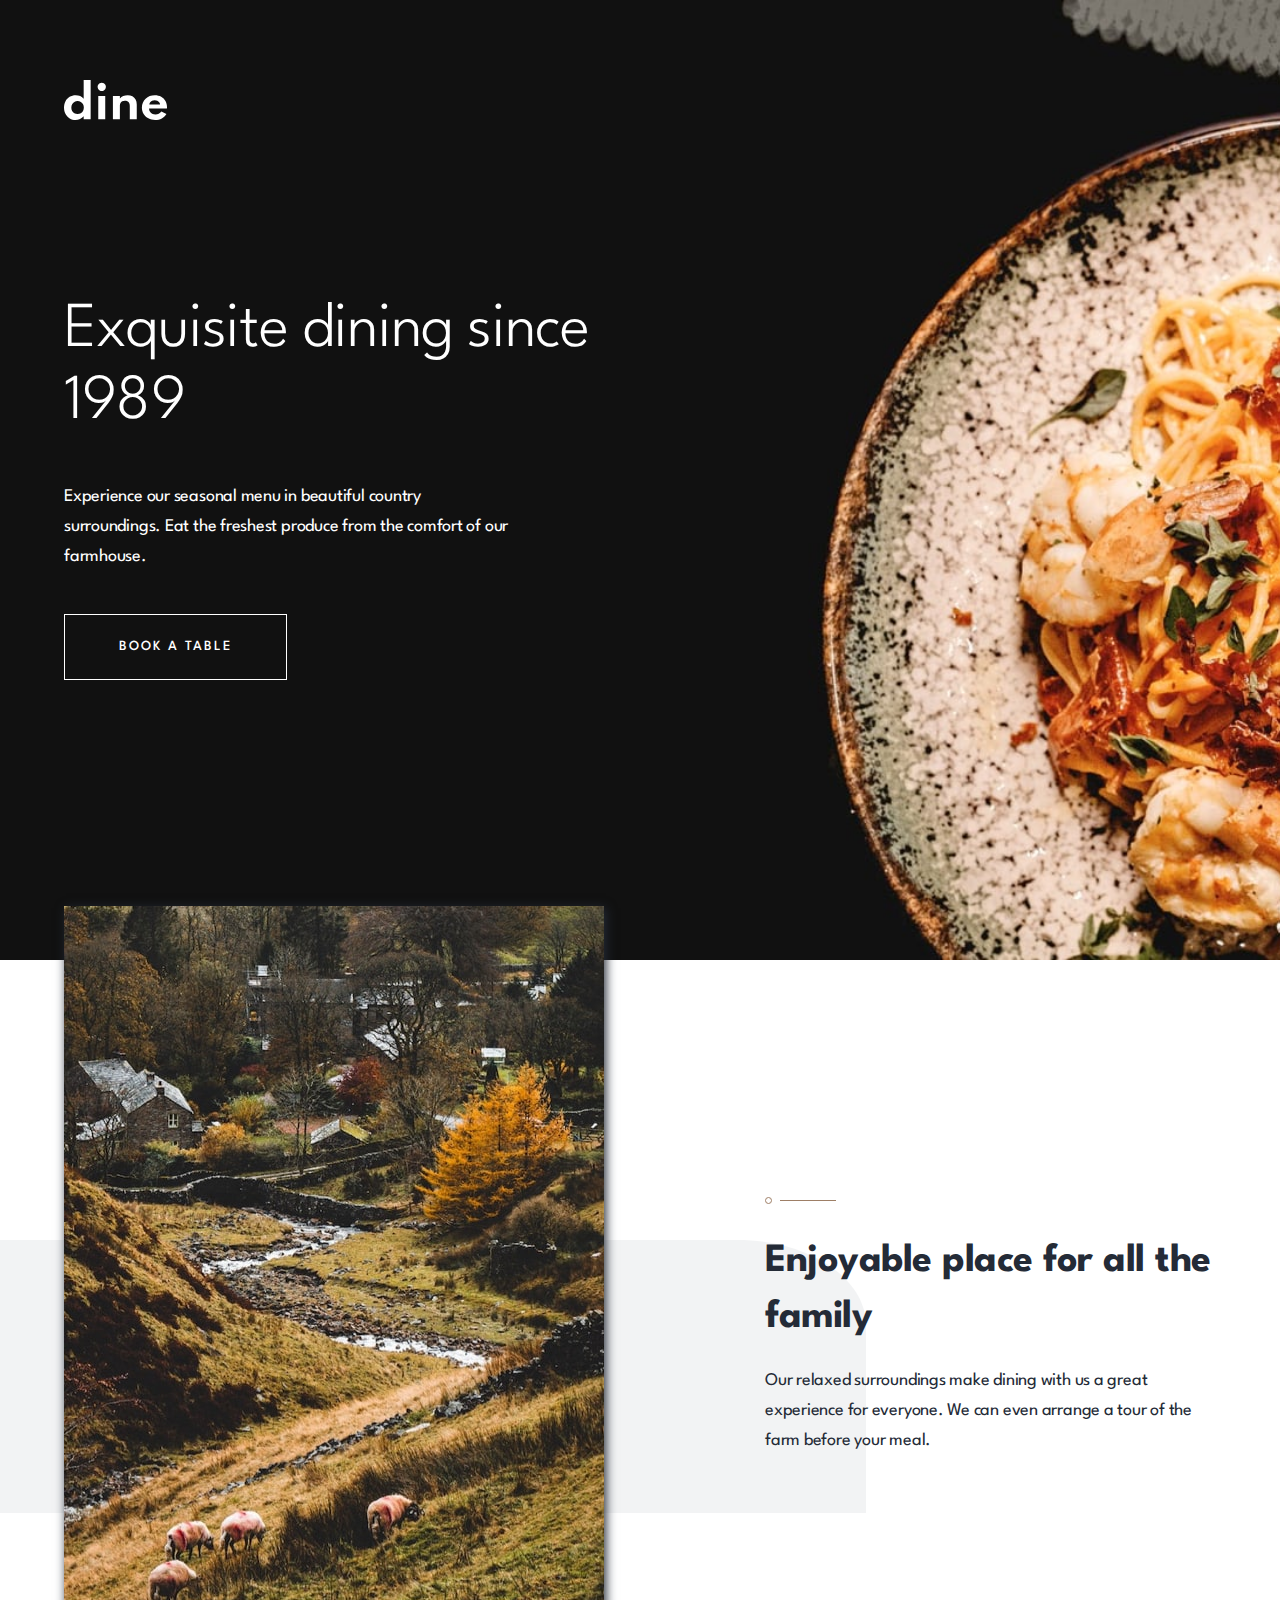
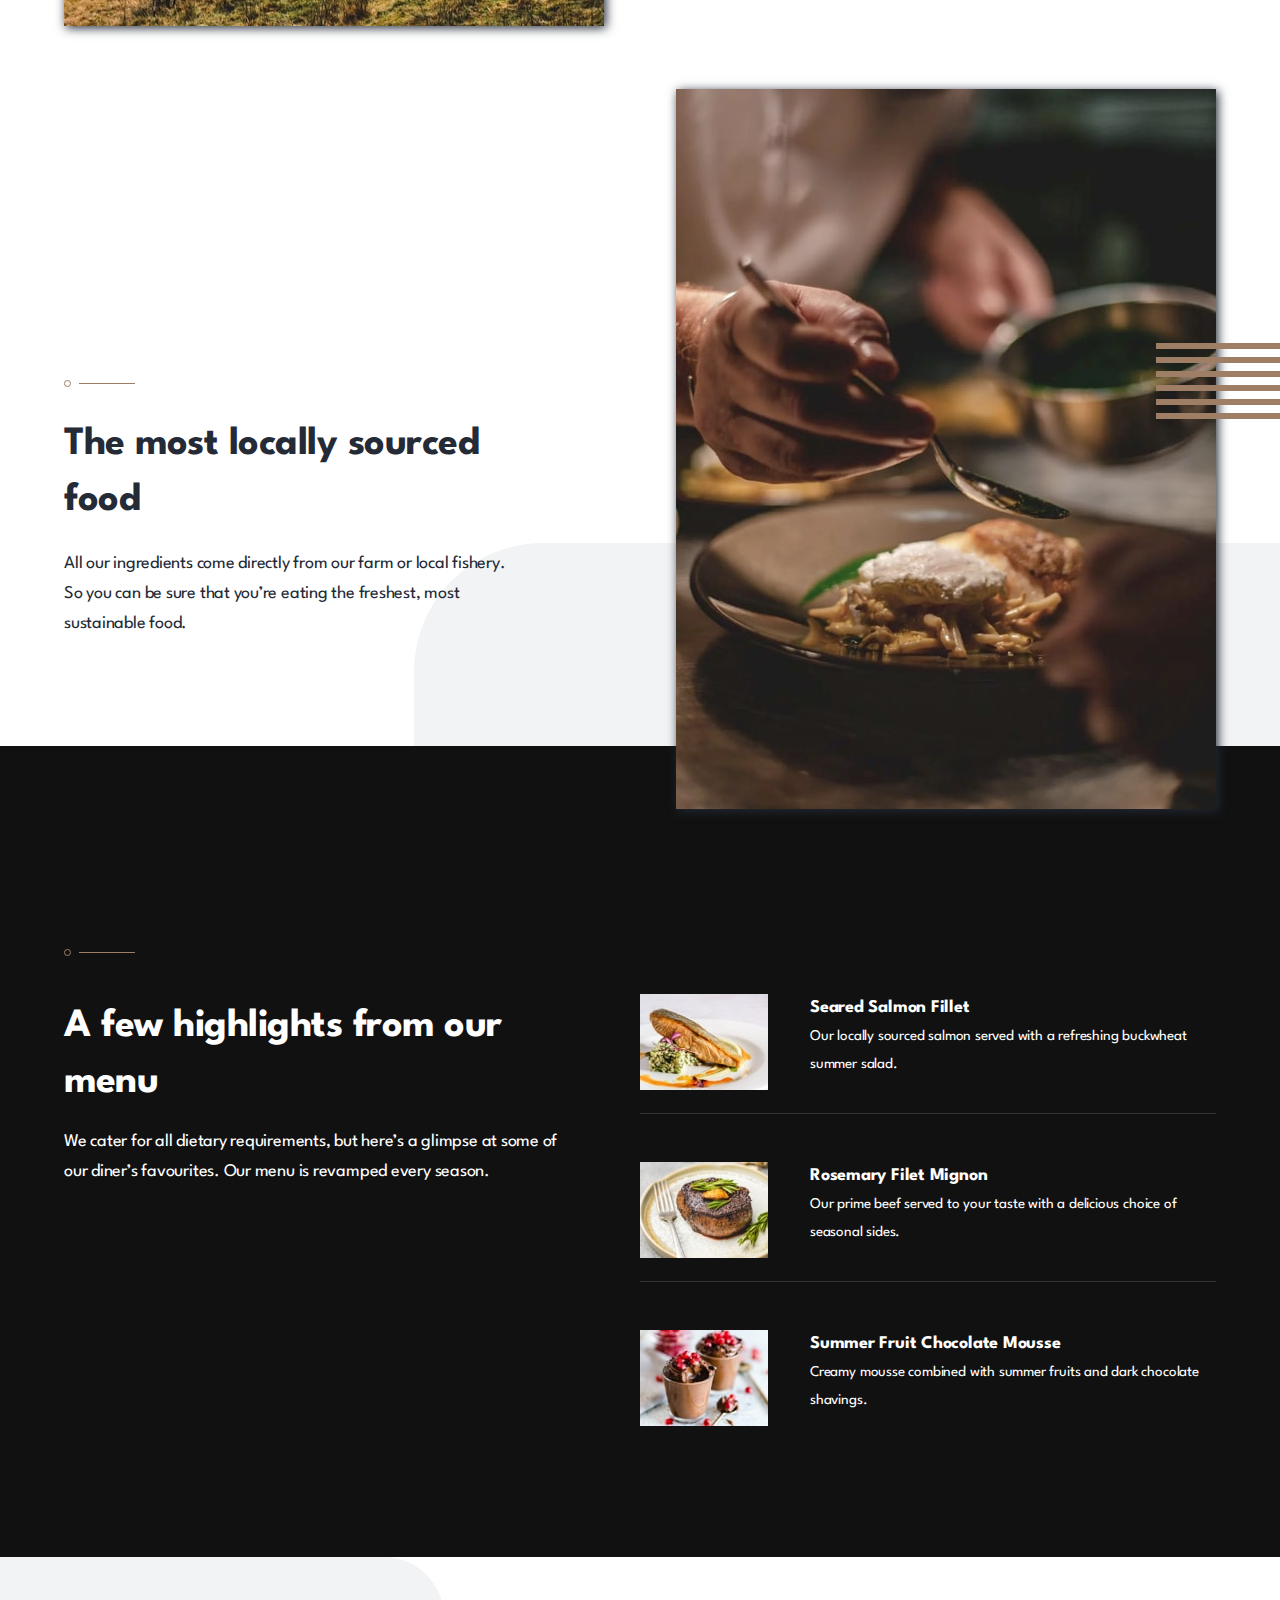
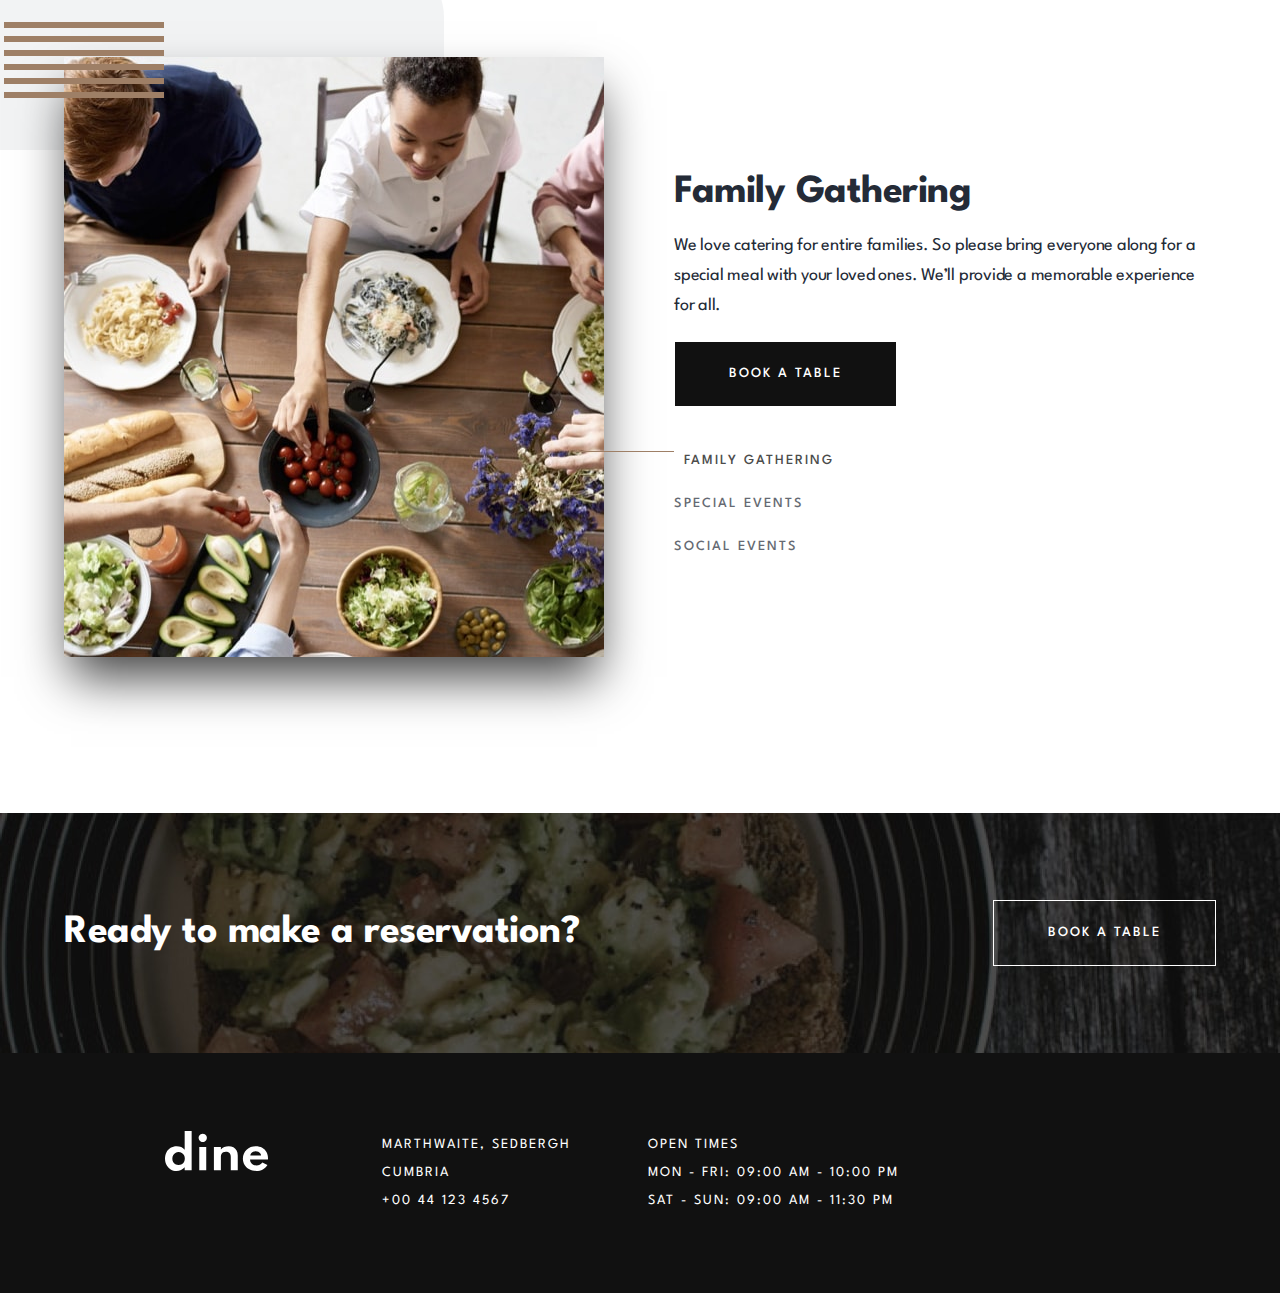
<file: docs/index.html>
<!DOCTYPE html>
<html lang="en">

<head>
  <meta charset="UTF-8">
  <meta name="viewport" content="width=device-width, initial-scale=1.0">
  <meta name="Description" content="Frontend Mentor challenge, Dine Restaurant Project, home page">
  <link rel="icon" type="image/png" sizes="32x32" href="./images/favicon-32x32.png">
  <link rel="stylesheet" href="./css/main.css">
  <title>Frontend Mentor | Dine Website Challenge</title>
</head>

<body>
  <header class="header">
    <div class="inner">
      <a href="./index.html">
        <img class="header__logo" src="./images/logo.svg" alt="Logo">
      </a>
      <h1 class="header__title">Exquisite dining since 1989</h1>
      <p class="paragraph">Experience our seasonal menu in beautiful country surroundings. Eat the freshest
        produce from the comfort of
        our
        farmhouse.</p>
      <a class="button button--dark" href="./booking.html">Book a table</a>
    </div>
  </header>

  <section class="section-1">
    <div class="inner card">
      <picture class="picture">
        <source
          srcset="./images/homepage/enjoyable-place-desktop.jpg 1x, ./images/homepage/enjoyable-place-desktop@2x.jpg 2x"
          media="(min-width: 1024px)">
        <source
          srcset="./images/homepage/enjoyable-place-tablet.jpg 1x, ./images/homepage/enjoyable-place-tablet@2x.jpg 2x"
          media="(min-width: 768px)">
        <source
          srcset="./images/homepage/enjoyable-place-mobile.jpg 1x, ./images/homepage/enjoyable-place-mobile@2x.jpg 2x"
          media="(min-width: 300px)" />
        <img src="./images/homepage/enjoyable-place-mobile.jpg" alt="Enjoyable Place">
      </picture>
      <div>
        <img class="pattern" src="./images/patterns/pattern-divide.svg" alt="divide pattern">
        <h2 class="title-2">Enjoyable place for all the family</h2>
        <p class="paragraph">Our relaxed surroundings make dining with us a great experience for everyone. We can even
          arrange
          a tour of the farm before your meal.</p>
      </div>
      <img class="curve curve--right" src="./images/patterns/pattern-curve-top-right.svg" alt="Curve top right">
    </div>
    <div class="inner card">
      <picture class="picture">
        <source
          srcset="./images/homepage/locally-sourced-desktop.jpg 1x, ./images/homepage/locally-sourced-desktop@2x.jpg 2x"
          media="(min-width: 1024px)">
        <source
          srcset="./images/homepage/locally-sourced-tablet.jpg 1x, ./images/homepage/locally-sourced-tablet@2x.jpg 2x"
          media="(min-width: 768px)">
        <source
          srcset="./images/homepage/locally-sourced-mobile.jpg 1x, ./images/homepage/locally-sourced-mobile@2x.jpg 2x"
          media="(min-width: 300px)" />
        <img src="./images/homepage/locally-sourced-mobile.jpg" alt="Locally sourced">
      </picture>

      <div>
        <img class="pattern" src="./images/patterns/pattern-divide.svg" alt="divide pattern">
        <h2 class="title-2">The most locally sourced food</h2>
        <p class="paragraph">All our ingredients come directly from our farm or local fishery. So you can be sure that
          you’re
          eating the freshest, most sustainable food.</p>
      </div>
      <img class="curve curve--left" src="./images/patterns/pattern-curve-top-left.svg" alt="Curve top left">
      <img class="lines" src="./images/patterns/pattern-lines.svg" alt="Lines">
    </div>
  </section>

  <section class="section-2">
    <div class="inner">
      <div class="section-2__header">
        <img class="pattern" src="./images/patterns/pattern-divide.svg" alt="divide pattern">
        <h2 class="title-2">A few highlights from our menu</h2>
        <p class="paragraph">We cater for all dietary requirements, but here’s a glimpse at some of our diner’s
          favourites.
          Our menu is revamped every season.</p>
      </div>

      <div class="section-2__container">
        <div class="food">
          <picture>
            <source
              srcset="./images/homepage/salmon-desktop-tablet.jpg 1x, ./images/homepage/salmon-desktop-tablet@2x.jpg 2x"
              media="(min-width: 768px)">
            <source srcset="./images/homepage/salmon-mobile.jpg 1x, ./images/homepage/salmon-mobile@2x.jpg 2x"
              media="(min-width: 300px)" />
            <img src="./images/homepage/salmon-mobile.jpg" alt="Salmon">
          </picture>
          <div class="food__text">
            <h3 class="title-3">Seared Salmon Fillet</h3>
            <p>Our locally sourced salmon served with a refreshing buckwheat summer salad.
            </p>
          </div>
        </div>

        <div class="food">
          <picture>
            <source
              srcset="./images/homepage/beef-desktop-tablet.jpg 1x, ./images/homepage/beef-desktop-tablet@2x.jpg 2x"
              media="(min-width: 768px)">
            <source srcset="./images/homepage/beef-mobile.jpg 1x, ./images/homepage/beef-mobile@2x.jpg 2x"
              media="(min-width: 300px)" />
            <img src="./images/homepage/beef-mobile.jpg" alt="Beef">
          </picture>
          <div class="food__text">
            <h3 class="title-3">Rosemary Filet Mignon</h3>
            <p>Our prime beef served to your taste with a delicious choice of seasonal sides.</p>
          </div>
        </div>

        <div class="food">
          <picture>
            <source
              srcset="./images/homepage/chocolate-desktop-tablet.jpg 1x, ./images/homepage/chocolate-desktop-tablet@2x.jpg 2x"
              media="(min-width: 768px)">
            <source srcset="./images/homepage/chocolate-mobile.jpg 1x, ./images/homepage/chocolate-mobile@2x.jpg 2x"
              media="(min-width: 300px)" />
            <img src="./images/homepage/chocolate-mobile.jpg" alt="chocolate">
          </picture>
          <div class="food__text">
            <h3 class="title-3">Summer Fruit Chocolate Mousse</h3>
            <p>Creamy mousse combined with summer fruits and dark chocolate shavings.</p>
          </div>
        </div>
      </div>
    </div>
  </section>

  <section class="section-3">
    <div class="inner">
      <div class="pictures">
        <picture class=" picture picture--active" id="picture-1">
          <source
            srcset="./images/homepage/family-gathering-desktop.jpg 1x, ./images/homepage/family-gathering-desktop@2x.jpg 2x"
            media="(min-width: 1024px)">
          <source
            srcset="./images/homepage/family-gathering-tablet.jpg 1x, ./images/homepage/family-gathering-tablet@2x.jpg 2x"
            media="(min-width: 768px)">
          <source
            srcset="./images/homepage/family-gathering-mobile.jpg 1x, ./images/homepage/family-gathering-mobile@2x.jpg 2x"
            media="(min-width: 300px)" />
          <img src="./images/homepage/family-gathering-mobile.jpg" alt="Family Gathering">
        </picture>
        <picture class="picture" id="picture-2">
          <source
            srcset="./images/homepage/special-events-desktop.jpg 1x, ./images/homepage/special-events-desktop@2x.jpg 2x"
            media="(min-width: 1024px)">
          <source
            srcset="./images/homepage/special-events-tablet.jpg 1x, ./images/homepage/special-events-tablet@2x.jpg 2x"
            media="(min-width: 768px)">
          <source
            srcset="./images/homepage/special-events-mobile.jpg 1x, ./images/homepage/special-events-mobile@2x.jpg 2x"
            media="(min-width: 300px)" />
          <img src="./images/homepage/special-events-mobile.jpg" alt="Special Events">
        </picture>
        <picture class="picture" id="picture-3">
          <source
            srcset="./images/homepage/social-events-desktop.jpg 1x, ./images/homepage/social-events-desktop@2x.jpg 2x"
            media="(min-width: 1024px)">
          <source
            srcset="./images/homepage/social-events-tablet.jpg 1x, ./images/homepage/social-events-tablet@2x.jpg 2x"
            media="(min-width: 768px)">
          <source
            srcset="./images/homepage/social-events-mobile.jpg 1x, ./images/homepage/social-events-mobile@2x.jpg 2x"
            media="(min-width: 300px)" />
          <img src="./images/homepage/social-events-mobile.jpg" alt="Social Events">
        </picture>
        <img class="curve curve--right" src="./images/patterns/pattern-curve-top-right.svg" alt="Curve top right">
        <img class="lines" src="./images/patterns/pattern-lines.svg" alt="Lines">
      </div>
      <div class="items">
        <ul class="items__list">
          <li class="items__item items__item--active" id="item-1">
            <p>Family Gathering</p>
            <p class="items__line items__line--active" id="line-1"></p>
          </li>
          <li class="items__item" id="item-2">
            <p>Special Events</p>
            <p class="items__line" id="line-2"></p>
          </li>
          <li class="items__item" id="item-3">
            <p>Social Events</p>
            <p class="items__line" id="line-3"></p>
          </li>
        </ul>
        <div>
          <div class="items__content items__content--active" id="content-1">
            <h2 class="title-2">Family Gathering</h2>
            <p class="paragraph">We love catering for entire families. So please bring everyone along for a special meal
              with your
              loved ones. We’ll provide a memorable experience for all.</p>
          </div>
          <div class="items__content" id="content-2">
            <h2 class="title-2">Special Events</h2>
            <p class="paragraph">Whether it’s a romantic dinner or special date you’re celebrating with others we’ll
              look after you.
              We’ll be sure to mark your special date with an unforgettable meal.</p>
          </div>
          <div class="items__content" id="content-3">
            <h2 class="title-2">Social Events</h2>
            <p class="paragraph">Are you looking to have a larger social event? No problem! We’re more than happy to
              cater for big
              parties. We’ll work with you to make your event a hit with everyone.</p>
          </div>
          <a class="button button--dark" href="./booking.html">Book a table</a>
        </div>
      </div>
    </div>
  </section>

  <section class="section-4">
    <div class="inner">
      <h2 class="title-2">Ready to make a reservation?</h2>
      <a class="button button--transparent" href="./booking.html">Book a table</a>
    </div>
  </section>

  <footer class="footer">
    <div class="footer__container">
      <div class="footer__logo">
        <img src="./images/logo.svg" alt="Logo">
      </div>
      <div class="footer__address">
        <p>Marthwaite, Sedbergh</p>
        <p>Cumbria</p>
        <p>+00 44 123 4567
        </p>
      </div>
      <div class="footer__openings">
        <p>Open Times</p>
        <p>Mon - Fri: 09:00 AM - 10:00 PM</p>
        <p>Sat - Sun: 09:00 AM - 11:30 PM</p>
      </div>
    </div>
  </footer>

  <script src="./js/main.js"></script>
</body>

</html>
</file>
<file: docs/css/main.css>
@import url("https://fonts.googleapis.com/css2?family=Spartan:wght@300;400;600;700&display=swap");
*,
*:before,
*:after {
  margin: 0;
  padding: 0;
}

body {
  font-family: 'Spartan', sans-serif;
}

html {
  scroll-behavior: smooth;
  -webkit-box-sizing: border-box;
          box-sizing: border-box;
  font-size: 62.5%;
  /* 10px = 1rem */
}

body {
  font-size: 1.4rem;
  min-height: 100vh;
  margin: 0 auto;
}

.inner {
  width: 90%;
  max-width: 35rem;
  margin: 0 auto;
  position: relative;
}

@media screen and (min-width: 768px) {
  .inner {
    max-width: 63.8rem;
  }
}

@media screen and (min-width: 1024px) {
  .inner {
    max-width: 120rem;
  }
}

picture,
img {
  display: inline-block;
}

a {
  cursor: pointer;
  text-decoration: none;
}

li {
  list-style-type: none;
}

.button {
  max-width: 24.5rem;
  display: inline-block;
  font-weight: 500;
  font-size: 1.4rem;
  line-height: 1.6rem;
  letter-spacing: 2px;
  text-transform: uppercase;
  text-align: center;
  padding: 2.4rem 5.4rem;
  -webkit-transition: all 0.7s ease-in;
  transition: all 0.7s ease-in;
}

.button--dark {
  color: white;
  background: #111111;
  border: 1px solid white;
}

.button--dark:hover {
  color: #111111;
  background: white;
  border: 1px solid #111111;
}

.button--light {
  color: #111111;
  background: white;
  border: 1px solid #111111;
}

.button--light:hover {
  color: white;
  background: #111111;
  border: 1px solid white;
}

.button--transparent {
  color: white;
  background: inherit;
  border: 1px solid white;
}

.button--transparent:hover {
  background: #111111;
}

.button--submit {
  display: block;
  max-width: 30.3rem;
  width: 100%;
  margin: 0 auto;
}

@media screen and (min-width: 768px) {
  .button--submit {
    max-width: 44.4rem;
  }
}

.title-2 {
  font-size: 3.2rem;
  font-weight: bold;
  letter-spacing: -0.4px;
  line-height: 4rem;
}

@media screen and (min-width: 768px) {
  .title-2 {
    font-size: 4rem;
    letter-spacing: -0.5px;
    line-height: 5.6rem;
  }
}

.paragraph {
  font-size: 1.5rem;
  font-weight: normal;
  letter-spacing: -0.1875px;
  line-height: 2.5rem;
}

@media screen and (min-width: 768px) {
  .paragraph {
    font-size: 1.8rem;
    letter-spacing: -0.225px;
    line-height: 3rem;
  }
}

.header {
  background: #17192b;
  background-image: url(../images/homepage/hero-bg-mobile.jpg);
  background-image: -webkit-image-set(url(../images/homepage/hero-bg-mobile.jpg) 1x, url(../images/homepage/hero-bg-mobile@2x.jpg) 2x);
  background-image: image-set(url(../images/homepage/hero-bg-mobile.jpg) 1x, url(../images/homepage/hero-bg-mobile@2x.jpg) 2x);
  background-position: top;
  background-repeat: no-repeat;
  background-size: cover;
  color: white;
  min-height: 74.8rem;
  text-align: center;
}

@media screen and (min-width: 768px) {
  .header {
    background-image: url(../images/homepage/hero-bg-tablet.jpg);
    background-image: -webkit-image-set(url(../images/homepage/hero-bg-tablet.jpg) 1x, url(../images/homepage/hero-bg-tablet@2x.jpg) 2x);
    background-image: image-set(url(../images/homepage/hero-bg-tablet.jpg) 1x, url(../images/homepage/hero-bg-tablet@2x.jpg) 2x);
    min-height: 99.2rem;
  }
}

@media screen and (min-width: 1024px) {
  .header {
    background-image: url(../images/homepage/hero-bg-desktop.jpg);
    background-image: -webkit-image-set(url(../images/homepage/hero-bg-desktop.jpg) 1x, url(../images/homepage/hero-bg-desktop@2x.jpg) 2x);
    background-image: image-set(url(../images/homepage/hero-bg-desktop.jpg) 1x, url(../images/homepage/hero-bg-desktop@2x.jpg) 2x);
    min-height: 96rem;
    text-align: left;
  }
}

.header .inner {
  height: 38.4rem;
  position: relative;
  top: 23.2rem;
  display: -webkit-box;
  display: -ms-flexbox;
  display: flex;
  -webkit-box-orient: vertical;
  -webkit-box-direction: normal;
      -ms-flex-direction: column;
          flex-direction: column;
  -webkit-box-pack: justify;
      -ms-flex-pack: justify;
          justify-content: space-between;
  -webkit-box-align: center;
      -ms-flex-align: center;
          align-items: center;
}

@media screen and (min-width: 768px) {
  .header .inner {
    top: 37.4rem;
    height: 40.2rem;
  }
}

@media screen and (min-width: 1024px) {
  .header .inner {
    -webkit-box-align: self-start;
        -ms-flex-align: self-start;
            align-items: self-start;
    top: 8rem;
    height: 60rem;
  }
}

.header__logo {
  width: 10.3rem;
  height: 4rem;
}

@media screen and (min-width: 1024px) {
  .header__logo {
    padding-bottom: 16rem;
  }
}

.header__title {
  font-weight: 300;
  font-size: 3.2rem;
  line-height: 4rem;
  letter-spacing: -0.4px;
}

@media screen and (min-width: 768px) {
  .header__title {
    font-size: 4.8rem;
    line-height: 6.4rem;
    letter-spacing: -0.6px;
    padding: 0 7rem;
  }
}

@media screen and (min-width: 1024px) {
  .header__title {
    padding: 0;
    font-size: 6.4rem;
    line-height: 7.2rem;
    letter-spacing: -0.8px;
    max-width: 55rem;
  }
}

.header .paragraph {
  max-width: 60.3rem;
}

@media screen and (min-width: 1024px) {
  .header .paragraph {
    max-width: 44.5rem;
    padding: 3rem 0;
  }
}

.h-booking {
  background: #17192b;
  background-image: url(../images/booking/hero-bg-mobile.jpg);
  background-image: -webkit-image-set(url(../images/booking/hero-bg-mobile.jpg) 1x, url(../images/booking/hero-bg-mobile@2x.jpg) 2x);
  background-image: image-set(url(../images/booking/hero-bg-mobile.jpg) 1x, url(../images/booking/hero-bg-mobile@2x.jpg) 2x);
  background-position: top;
  background-repeat: no-repeat;
  background-size: cover;
  color: white;
  min-height: 60rem;
  text-align: center;
}

@media screen and (min-width: 768px) {
  .h-booking {
    background-image: url(../images/booking/hero-bg-tablet.jpg);
    background-image: -webkit-image-set(url(../images/booking/hero-bg-tablet.jpg) 1x, url(../images/booking/hero-bg-tablet@2x.jpg) 2x);
    background-image: image-set(url(../images/booking/hero-bg-tablet.jpg) 1x, url(../images/booking/hero-bg-tablet@2x.jpg) 2x);
  }
}

@media screen and (min-width: 1024px) {
  .h-booking {
    background-image: url(../images/booking/hero-bg-desktop.jpg);
    background-image: -webkit-image-set(url(../images/booking/hero-bg-desktop.jpg) 1x, url(../images/booking/hero-bg-desktop@2x.jpg) 2x);
    background-image: image-set(url(../images/booking/hero-bg-desktop.jpg) 1x, url(../images/booking/hero-bg-desktop@2x.jpg) 2x);
    min-height: 96rem;
    text-align: left;
  }
}

.h-booking .inner {
  height: 38.4rem;
  position: relative;
  top: 5.6rem;
  display: -webkit-box;
  display: -ms-flexbox;
  display: flex;
  -webkit-box-orient: vertical;
  -webkit-box-direction: normal;
      -ms-flex-direction: column;
          flex-direction: column;
  -webkit-box-pack: justify;
      -ms-flex-pack: justify;
          justify-content: space-between;
  -webkit-box-align: center;
      -ms-flex-align: center;
          align-items: center;
}

@media screen and (min-width: 768px) {
  .h-booking .inner {
    height: 27.4rem;
  }
  .h-booking .inner .button {
    display: none;
  }
}

@media screen and (min-width: 1024px) {
  .h-booking .inner {
    -webkit-box-align: self-start;
        -ms-flex-align: self-start;
            align-items: self-start;
    top: 11rem;
    height: 40.9rem;
  }
}

.h-booking__logo {
  width: 10.3rem;
  height: 4rem;
}

@media screen and (min-width: 768px) {
  .h-booking__logo {
    margin-right: auto;
  }
}

@media screen and (min-width: 1024px) {
  .h-booking__logo {
    padding-bottom: 22rem;
  }
}

.h-booking__title {
  font-weight: 300;
  font-size: 3.2rem;
  line-height: 4rem;
  letter-spacing: -0.4px;
}

@media screen and (min-width: 768px) {
  .h-booking__title {
    font-size: 4.8rem;
    line-height: 6.4rem;
    letter-spacing: -0.6px;
    padding: 0 7rem;
  }
}

@media screen and (min-width: 1024px) {
  .h-booking__title {
    padding: 0 0 2.4rem 0;
    font-size: 6.4rem;
    line-height: 7.2rem;
    letter-spacing: -0.8px;
    max-width: 55rem;
  }
}

.h-booking .paragraph {
  max-width: 32.7rem;
}

@media screen and (min-width: 768px) {
  .h-booking .paragraph {
    max-width: 57.3rem;
  }
}

@media screen and (min-width: 1024px) {
  .h-booking .paragraph {
    max-width: 44.5rem;
    padding-bottom: 2rem;
  }
}

.section-1 {
  min-height: 144.6rem;
  text-align: center;
  color: #242B37;
  display: -webkit-box;
  display: -ms-flexbox;
  display: flex;
  -webkit-box-orient: vertical;
  -webkit-box-direction: normal;
      -ms-flex-direction: column;
          flex-direction: column;
  -webkit-box-pack: justify;
      -ms-flex-pack: justify;
          justify-content: space-between;
  -webkit-box-align: center;
      -ms-flex-align: center;
          align-items: center;
}

.section-1 .card {
  min-height: 68.3rem;
  position: relative;
}

@media screen and (min-width: 1024px) {
  .section-1 .card {
    display: -webkit-box;
    display: -ms-flexbox;
    display: flex;
    -webkit-box-orient: horizontal;
    -webkit-box-direction: normal;
        -ms-flex-direction: row;
            flex-direction: row;
    -webkit-box-pack: justify;
        -ms-flex-pack: justify;
            justify-content: space-between;
    -webkit-box-align: center;
        -ms-flex-align: center;
            align-items: center;
    align-items: center;
    text-align: left;
  }
}

@media screen and (min-width: 1024px) {
  .section-1 .card:first-child {
    margin-bottom: 10rem;
  }
}

@media screen and (min-width: 1024px) {
  .section-1 .card:first-child > div {
    padding-left: 2rem;
  }
}

@media screen and (min-width: 1024px) {
  .section-1 .card:last-child > div {
    padding-right: 8rem;
  }
}

@media screen and (min-width: 1024px) {
  .section-1 .card:last-child {
    -webkit-box-orient: horizontal;
    -webkit-box-direction: reverse;
        -ms-flex-direction: row-reverse;
            flex-direction: row-reverse;
  }
}

.section-1 .picture {
  margin-top: -7.2rem;
  position: relative;
}

@media screen and (min-width: 1024px) {
  .section-1 .picture {
    min-width: 54rem;
    height: 72rem;
  }
}

.section-1 .picture img {
  -webkit-box-shadow: 2px 2px 10px #242B37;
          box-shadow: 2px 2px 10px #242B37;
}

.section-1 .pattern {
  padding-top: 5rem;
  display: block;
  margin: 0 auto;
}

@media screen and (min-width: 1024px) {
  .section-1 .pattern {
    margin-left: 0;
  }
}

.section-1 .curve {
  display: none;
  z-index: -1;
}

@media screen and (min-width: 1024px) {
  .section-1 .curve {
    display: block;
    width: 100%;
    position: absolute;
    overflow: hidden;
  }
}

.section-1 .curve--right {
  top: 16rem;
  left: -37.8rem;
}

@media screen and (min-width: 1024px) {
  .section-1 .curve--right {
    top: 28rem;
    left: -35rem;
    height: 40%;
  }
}

.section-1 .curve--left {
  top: 120rem;
  left: 38.4rem;
}

@media screen and (min-width: 1024px) {
  .section-1 .curve--left {
    top: 40rem;
    left: 35rem;
  }
}

.section-1 .lines {
  display: none;
}

@media screen and (min-width: 768px) {
  .section-1 .lines {
    display: block;
    width: 16rem;
    position: absolute;
    top: 15rem;
    right: -2rem;
  }
}

@media screen and (min-width: 1024px) {
  .section-1 .lines {
    top: 20rem;
    right: -10rem;
  }
}

.section-1 .title-2 {
  padding: 3rem 0rem;
}

@media screen and (min-width: 768px) {
  .section-1 .title-2 {
    max-width: 45.1rem;
    margin: 0 auto;
    padding: 2rem 12rem;
  }
}

@media screen and (min-width: 1024px) {
  .section-1 .title-2 {
    padding: 3rem 0 2rem 0;
  }
}

@media screen and (min-width: 768px) {
  .section-1 .paragraph {
    max-width: 45.1rem;
    margin: 0 auto;
  }
}

.section-2 {
  background: #111111;
  color: white;
  text-align: center;
  padding: 5rem 0;
  margin: 3rem 0;
}

@media screen and (min-width: 768px) {
  .section-2 {
    min-height: 89.1rem;
    padding-top: 10rem;
  }
}

@media screen and (min-width: 1024px) {
  .section-2 {
    min-height: 56.1rem;
    margin-top: -8rem;
    padding-top: 20rem;
  }
}

.section-2 .inner {
  display: -webkit-box;
  display: -ms-flexbox;
  display: flex;
  -ms-flex-wrap: wrap;
      flex-wrap: wrap;
  -webkit-box-pack: center;
      -ms-flex-pack: center;
          justify-content: center;
}

@media screen and (min-width: 1024px) {
  .section-2 .inner {
    -webkit-box-pack: justify;
        -ms-flex-pack: justify;
            justify-content: space-between;
    -webkit-box-align: start;
        -ms-flex-align: start;
            align-items: start;
  }
}

@media screen and (min-width: 768px) {
  .section-2__header {
    max-width: 44.2rem;
  }
}

@media screen and (min-width: 1024px) {
  .section-2__header {
    max-width: 50.2rem;
    text-align: left;
    -ms-flex-preferred-size: 48%;
        flex-basis: 48%;
  }
}

.section-2__header .title-2 {
  padding-top: 4rem;
  padding-bottom: 1.6rem;
}

.section-2__header .paragraph {
  margin-bottom: 5rem;
}

.section-2__container {
  display: -webkit-box;
  display: -ms-flexbox;
  display: flex;
  -webkit-box-orient: vertical;
  -webkit-box-direction: normal;
      -ms-flex-direction: column;
          flex-direction: column;
  -webkit-box-pack: center;
      -ms-flex-pack: center;
          justify-content: center;
  -webkit-box-align: center;
      -ms-flex-align: center;
          align-items: center;
}

@media screen and (min-width: 1024px) {
  .section-2__container {
    -ms-flex-preferred-size: 50%;
        flex-basis: 50%;
  }
}

@media screen and (min-width: 768px) {
  .section-2__container .food {
    display: -webkit-box;
    display: -ms-flexbox;
    display: flex;
    -webkit-box-orient: horizontal;
    -webkit-box-direction: normal;
        -ms-flex-direction: row;
            flex-direction: row;
    -webkit-box-pack: center;
        -ms-flex-pack: center;
            justify-content: center;
    -webkit-box-align: center;
        -ms-flex-align: center;
            align-items: center;
    margin-top: 2.8rem;
    border-bottom: 1px solid rgba(255, 255, 255, 0.15);
  }
  .section-2__container .food:last-of-type {
    border-bottom: none;
  }
}

.section-2__container img {
  height: 24.5rem;
}

@media screen and (min-width: 768px) {
  .section-2__container img {
    height: 9.6rem;
  }
}

.section-2__container .food__text {
  padding: 2rem 1.2rem 2.5rem 1.2rem;
}

@media screen and (min-width: 768px) {
  .section-2__container .food__text {
    text-align: left;
    margin-left: 3rem;
  }
}

.section-2__container .food__text .title-3 {
  font-size: 1.8rem;
  font-weight: bold;
  line-height: 2.8rem;
  letter-spacing: -0.225px;
}

@media screen and (min-width: 768px) {
  .section-2__container .food__text .title-3 {
    font-size: 1.8rem;
    line-height: 2.8rem;
    letter-spacing: -0.225px;
  }
}

.section-2__container .food__text p {
  font-size: 1.5rem;
  font-weight: normal;
  line-height: 2.8rem;
  letter-spacing: -0.1875px;
  padding-bottom: 1rem;
  border-bottom: 1px solid rgba(255, 255, 255, 0.15);
}

.section-2__container .food__text p:last-of-type {
  border-bottom: none;
}

@media screen and (min-width: 768px) {
  .section-2__container .food__text p {
    font-size: 1.5rem;
    line-height: 2.8rem;
    letter-spacing: -0.1875px;
    border-bottom: none;
  }
}

.section-3 {
  min-height: 84rem;
  margin: 8rem 0;
  text-align: center;
  color: #242B37;
  position: relative;
}

@media screen and (min-width: 768px) {
  .section-3 {
    margin: 10rem 0;
    min-height: 54rem;
  }
}

@media screen and (min-width: 1024px) {
  .section-3 .inner {
    display: -webkit-box;
    display: -ms-flexbox;
    display: flex;
    -webkit-box-orient: horizontal;
    -webkit-box-direction: normal;
        -ms-flex-direction: row;
            flex-direction: row;
    -webkit-box-pack: justify;
        -ms-flex-pack: justify;
            justify-content: space-between;
    -webkit-box-align: center;
        -ms-flex-align: center;
            align-items: center;
    -webkit-box-align: space-between;
        -ms-flex-align: space-between;
            align-items: space-between;
  }
}

.section-3 .pictures {
  position: relative;
}

.section-3 .picture img {
  display: none;
  -webkit-box-shadow: 0px 27px 47px -7px rgba(0, 0, 0, 0.75);
          box-shadow: 0px 27px 47px -7px rgba(0, 0, 0, 0.75);
}

.section-3 .picture--active img {
  max-width: 40rem;
  display: inline-block;
  margin-bottom: 4rem;
  z-index: 1;
}

@media screen and (min-width: 1024px) {
  .section-3 .picture--active img {
    max-width: 54rem;
    padding: 0;
  }
}

@media screen and (min-width: 1024px) {
  .section-3 .items {
    display: -webkit-box;
    display: -ms-flexbox;
    display: flex;
    -webkit-box-orient: vertical;
    -webkit-box-direction: reverse;
        -ms-flex-direction: column-reverse;
            flex-direction: column-reverse;
    -webkit-box-pack: justify;
        -ms-flex-pack: justify;
            justify-content: space-between;
    -webkit-box-align: center;
        -ms-flex-align: center;
            align-items: center;
    -webkit-box-align: start;
        -ms-flex-align: start;
            align-items: start;
    text-align: left;
    margin-left: 7rem;
  }
}

.section-3 .items__list {
  text-transform: uppercase;
  font-weight: 500;
  font-size: 1.4rem;
  line-height: 2.8rem;
  letter-spacing: 2px;
  position: relative;
  margin-bottom: 3rem;
}

@media screen and (min-width: 768px) {
  .section-3 .items__list {
    display: -webkit-box;
    display: -ms-flexbox;
    display: flex;
    -webkit-box-orient: horizontal;
    -webkit-box-direction: normal;
        -ms-flex-direction: row;
            flex-direction: row;
    -webkit-box-pack: justify;
        -ms-flex-pack: justify;
            justify-content: space-between;
    -webkit-box-align: center;
        -ms-flex-align: center;
            align-items: center;
    min-height: 3.7rem;
  }
}

@media screen and (min-width: 1024px) {
  .section-3 .items__list {
    -webkit-box-orient: vertical;
    -webkit-box-direction: normal;
        -ms-flex-direction: column;
            flex-direction: column;
    -webkit-box-align: start;
        -ms-flex-align: start;
            align-items: start;
  }
}

.section-3 .items__item {
  opacity: 0.7;
  cursor: pointer;
  padding-bottom: 1.5rem;
  -webkit-transition: -webkit-transform 0.5s ease-in;
  transition: -webkit-transform 0.5s ease-in;
  transition: transform 0.5s ease-in;
  transition: transform 0.5s ease-in, -webkit-transform 0.5s ease-in;
}

@media screen and (min-width: 768px) {
  .section-3 .items__item {
    font-weight: 500;
    font-size: 1.4rem;
    line-height: 2.8rem;
    letter-spacing: 2px;
  }
}

.section-3 .items__item--active {
  color: #4c4c4c;
  opacity: 1;
  -webkit-transform: translateX(1rem);
          transform: translateX(1rem);
}

.section-3 .items__line {
  width: 4.8rem;
  height: 0.1rem;
  background-color: #9e7f66;
  visibility: hidden;
  margin: 0 auto;
  padding: 0;
}

@media screen and (min-width: 768px) {
  .section-3 .items__line {
    position: absolute;
    top: 50%;
    -webkit-transform: translate(6rem, 3rem);
            transform: translate(6rem, 3rem);
  }
}

@media screen and (min-width: 1024px) {
  .section-3 .items__line {
    width: 10rem;
    top: 10%;
    -webkit-transform: translate(-11rem, 0rem);
            transform: translate(-11rem, 0rem);
  }
}

.section-3 .items__line--active {
  visibility: visible;
  z-index: -5;
}

.section-3 .items__content {
  display: none;
}

@media screen and (min-width: 768px) {
  .section-3 .items__content {
    padding-top: 4rem;
  }
}

@media screen and (min-width: 1024px) {
  .section-3 .items__content {
    padding: 0;
  }
}

@media screen and (min-width: 1024px) {
  .section-3 .items__content .title-2 {
    padding-bottom: 1rem;
  }
}

.section-3 .items__content .paragraph {
  padding: 2rem 0;
}

@media screen and (min-width: 768px) {
  .section-3 .items__content .paragraph {
    padding: 2rem 4rem;
  }
}

@media screen and (min-width: 1024px) {
  .section-3 .items__content .paragraph {
    padding: 0;
  }
}

.section-3 .items__content--active {
  display: block;
}

.section-3 .button {
  margin-top: 2rem;
  margin-bottom: 4rem;
}

.section-3 .curve {
  display: none;
  z-index: -1;
}

@media screen and (min-width: 768px) {
  .section-3 .curve {
    display: block;
    width: 100%;
    position: absolute;
  }
}

.section-3 .curve--right {
  top: -10rem;
  left: -37.8rem;
}

@media screen and (min-width: 1024px) {
  .section-3 .curve--right {
    left: -16rem;
  }
}

.section-3 .lines {
  display: none;
  z-index: 5;
}

@media screen and (min-width: 768px) {
  .section-3 .lines {
    display: block;
    width: 16rem;
    height: 7.6rem;
    position: absolute;
    top: -3.5rem;
    left: 3rem;
  }
}

@media screen and (min-width: 1024px) {
  .section-3 .lines {
    left: -6rem;
  }
}

.section-4 {
  min-height: 32.8rem;
  background-image: url(../images/homepage/ready-bg-mobile.jpg);
  background-size: cover;
  background-repeat: no-repeat;
  text-align: center;
  display: -webkit-box;
  display: -ms-flexbox;
  display: flex;
  -webkit-box-orient: vertical;
  -webkit-box-direction: normal;
      -ms-flex-direction: column;
          flex-direction: column;
  -webkit-box-pack: center;
      -ms-flex-pack: center;
          justify-content: center;
  -webkit-box-align: center;
      -ms-flex-align: center;
          align-items: center;
  color: white;
}

@media screen and (min-width: 768px) {
  .section-4 {
    min-height: 24rem;
    background-image: url(../images/homepage/ready-bg-tablet.jpg);
  }
}

@media screen and (min-width: 1024px) {
  .section-4 {
    background-image: url(../images/homepage/ready-bg-desktop.jpg);
  }
}

@media screen and (min-width: 1024px) {
  .section-4 .inner {
    min-width: 90rem;
    display: -webkit-box;
    display: -ms-flexbox;
    display: flex;
    -webkit-box-orient: horizontal;
    -webkit-box-direction: normal;
        -ms-flex-direction: row;
            flex-direction: row;
    -webkit-box-pack: justify;
        -ms-flex-pack: justify;
            justify-content: space-between;
    -webkit-box-align: center;
        -ms-flex-align: center;
            align-items: center;
    align-items: center;
  }
}

.section-4 .title-2 {
  padding-bottom: 2rem;
}

@media screen and (min-width: 1024px) {
  .section-4 .title-2 {
    padding: 0;
  }
}

.footer {
  background: #111111;
  text-align: center;
  color: white;
  max-height: 44rem;
  height: 100%;
  margin: 0 auto;
  padding: 8rem 2.4rem;
}

@media screen and (min-width: 768px) {
  .footer {
    max-height: 32.8rem;
    text-align: left;
    padding: 6.4rem 3.9rem;
  }
}

@media screen and (min-width: 1024px) {
  .footer {
    max-height: 24rem;
    padding: 7.8rem 16.5rem;
  }
}

.footer__container {
  max-height: 28rem;
  height: 100%;
  margin: 0 auto;
  display: -ms-grid;
  display: grid;
  -ms-grid-columns: 1fr;
      grid-template-columns: 1fr;
  gap: 3rem;
  -webkit-box-align: center;
      -ms-flex-align: center;
          align-items: center;
}

@media screen and (min-width: 768px) {
  .footer__container {
    max-height: 20rem;
    max-width: 63.8rem;
    -ms-grid-columns: 1fr 2fr;
        grid-template-columns: 1fr 2fr;
    -ms-grid-rows: 14rem 14rem;
        grid-template-rows: 14rem 14rem;
    -webkit-column-gap: 4rem;
            column-gap: 4rem;
    row-gap: 1rem;
    -webkit-box-align: start;
        -ms-flex-align: start;
            align-items: start;
    justify-items: start;
  }
}

@media screen and (min-width: 1024px) {
  .footer__container {
    max-height: 8.4rem;
    max-width: 111rem;
    -ms-grid-columns: 1.6fr 2fr 3.8fr;
        grid-template-columns: 1.6fr 2fr 3.8fr;
    -ms-grid-rows: 10rem;
        grid-template-rows: 10rem;
    gap: 2rem;
  }
}

@media screen and (min-width: 768px) {
  .footer__logo {
    -ms-grid-row: 1;
    -ms-grid-row-span: 2;
    grid-row: 1 / 3;
    -ms-grid-column: 1;
    -ms-grid-column-span: 1;
    grid-column: 1 / 2;
  }
}

@media screen and (min-width: 1024px) {
  .footer__logo {
    -ms-grid-row: 1;
    -ms-grid-row-span: 1;
    grid-row: 1 / 2;
  }
}

@media screen and (min-width: 768px) {
  .footer__address {
    -ms-grid-row: 1;
    -ms-grid-row-span: 1;
    grid-row: 1 / 2;
    -ms-grid-column: 2;
    -ms-grid-column-span: 1;
    grid-column: 2 / 3;
  }
}

@media screen and (min-width: 768px) {
  .footer__openings {
    -ms-grid-row: 2;
    -ms-grid-row-span: 1;
    grid-row: 2 / 3;
    -ms-grid-column: 2;
    -ms-grid-column-span: 1;
    grid-column: 2 / 3;
  }
}

@media screen and (min-width: 1024px) {
  .footer__openings {
    -ms-grid-row: 1;
    -ms-grid-row-span: 1;
    grid-row: 1 / 2;
    -ms-grid-column: 3;
    -ms-grid-column-span: 1;
    grid-column: 3 / 4;
  }
}

.footer p {
  font-size: 1.4rem;
  line-height: 2.8rem;
  letter-spacing: 2px;
  text-transform: uppercase;
}

.reservation {
  position: relative;
  min-height: 53.4rem;
  color: #111111;
  display: -webkit-box;
  display: -ms-flexbox;
  display: flex;
  -webkit-box-orient: vertical;
  -webkit-box-direction: normal;
      -ms-flex-direction: column;
          flex-direction: column;
  -webkit-box-pack: center;
      -ms-flex-pack: center;
          justify-content: center;
  -webkit-box-align: center;
      -ms-flex-align: center;
          align-items: center;
}

@media screen and (min-width: 1024px) {
  .reservation {
    min-height: 32rem;
  }
}

.reservation__form {
  height: 58.5rem;
  max-width: 32.7rem;
  padding: 3.2rem;
  background: white;
  margin-top: -10rem;
  margin-bottom: 10rem;
  -webkit-box-shadow: 1px 3px 30px #5c6779;
          box-shadow: 1px 3px 30px #5c6779;
  display: -webkit-box;
  display: -ms-flexbox;
  display: flex;
  -webkit-box-orient: vertical;
  -webkit-box-direction: normal;
      -ms-flex-direction: column;
          flex-direction: column;
  -webkit-box-pack: center;
      -ms-flex-pack: center;
          justify-content: center;
  -webkit-box-align: center;
      -ms-flex-align: center;
          align-items: center;
}

@media screen and (min-width: 768px) {
  .reservation__form {
    padding: 4.8rem;
    max-width: 54rem;
    margin-top: -23rem;
  }
}

@media screen and (min-width: 1024px) {
  .reservation__form {
    position: absolute;
    top: -50.2rem;
    right: -5rem;
  }
}

.reservation .curve {
  display: none;
}

@media screen and (min-width: 1024px) {
  .reservation .curve {
    display: block;
    -webkit-transform: rotateX(180deg);
            transform: rotateX(180deg);
    position: absolute;
    top: -16rem;
    left: -16.5rem;
    z-index: -1;
  }
}

.reservation .lines {
  display: none;
}

@media screen and (min-width: 1024px) {
  .reservation .lines {
    display: block;
    position: absolute;
    top: 64rem;
    left: -6rem;
    z-index: -1;
  }
}

.form__input {
  border: none;
  border-bottom: 1px solid #242B37;
  font-size: 1.8rem;
  line-height: 2.8rem;
  letter-spacing: -0.225px;
  color: inherit;
  cursor: pointer;
}

.form__input::-webkit-input-placeholder {
  font-size: 1.8rem;
  line-height: 2.8rem;
  letter-spacing: -0.225px;
  color: inherit;
}

.form__input:-ms-input-placeholder {
  font-size: 1.8rem;
  line-height: 2.8rem;
  letter-spacing: -0.225px;
  color: inherit;
}

.form__input::-ms-input-placeholder {
  font-size: 1.8rem;
  line-height: 2.8rem;
  letter-spacing: -0.225px;
  color: inherit;
}

.form__input::placeholder {
  font-size: 1.8rem;
  line-height: 2.8rem;
  letter-spacing: -0.225px;
  color: inherit;
}

.form__field {
  margin: 0 auto;
  margin-bottom: 3.2rem;
}

.form__field--text {
  width: 100%;
}

.form__field--text .form__input {
  display: block;
  width: 100%;
  height: 4.5rem;
  padding: 0.5rem 0;
}

.form__field--number {
  width: 100%;
  height: 8.1rem;
  position: relative;
}

.form__field--number label {
  color: inherit;
  font-family: inherit;
  font-size: 1.8rem;
  line-height: 2.8rem;
  letter-spacing: -0.225px;
  text-align: left;
}

.form__field--number .form__input {
  width: 30%;
  padding: 0.5rem;
  margin: 0 0.3rem;
  text-align: left;
  cursor: pointer;
}

.form__field--number .form__input--arrow {
  position: relative;
  min-width: 8.8rem;
  border-bottom: none;
}

.form__field--number .form__input--arrow:after {
  content: "\f078";
  font: normal normal normal 2rem/1 FontAwesome;
  color: #9e7f66;
  right: 2rem;
  top: 1rem;
  height: 3.4rem;
  position: absolute;
}

.form__field--number .form__input--arrow select {
  -webkit-appearance: none;
     -moz-appearance: none;
          appearance: none;
  width: 100%;
  max-width: 30rem;
  height: 4rem;
  line-height: 2.8rem;
  font-size: inherit;
  font-weight: 400;
  color: inherit;
  border: none;
  border-bottom: 1px solid #242B37;
}

.form__field-box {
  position: relative;
  display: -webkit-box;
  display: -ms-flexbox;
  display: flex;
  -webkit-box-orient: horizontal;
  -webkit-box-direction: normal;
      -ms-flex-direction: row;
          flex-direction: row;
  -webkit-box-pack: center;
      -ms-flex-pack: center;
          justify-content: center;
  -webkit-box-align: center;
      -ms-flex-align: center;
          align-items: center;
}

.form__field--people {
  width: 100%;
  text-align: center;
  padding-bottom: 1rem;
  border-bottom: 1px solid #242B37;
}

.form__field--people .form__input {
  width: 70%;
  text-align: center;
  border: none;
  vertical-align: middle;
}

.form__msg {
  display: block;
  visibility: hidden;
  font-weight: bold;
  padding-top: 0.7rem;
  font-size: 1rem;
  text-align: left;
  color: #dd3333;
}

.form__msg--error {
  visibility: visible;
}

.form__input--error {
  border-bottom: 1px solid #dd3333;
  color: #dd3333;
}

.icon-count {
  cursor: pointer;
  width: 1.5rem;
  vertical-align: middle;
  padding: 1rem;
}

.form__input--arrow .active {
  -webkit-transform: rotate(180deg);
          transform: rotate(180deg);
}
/*# sourceMappingURL=main.css.map */
</file>
